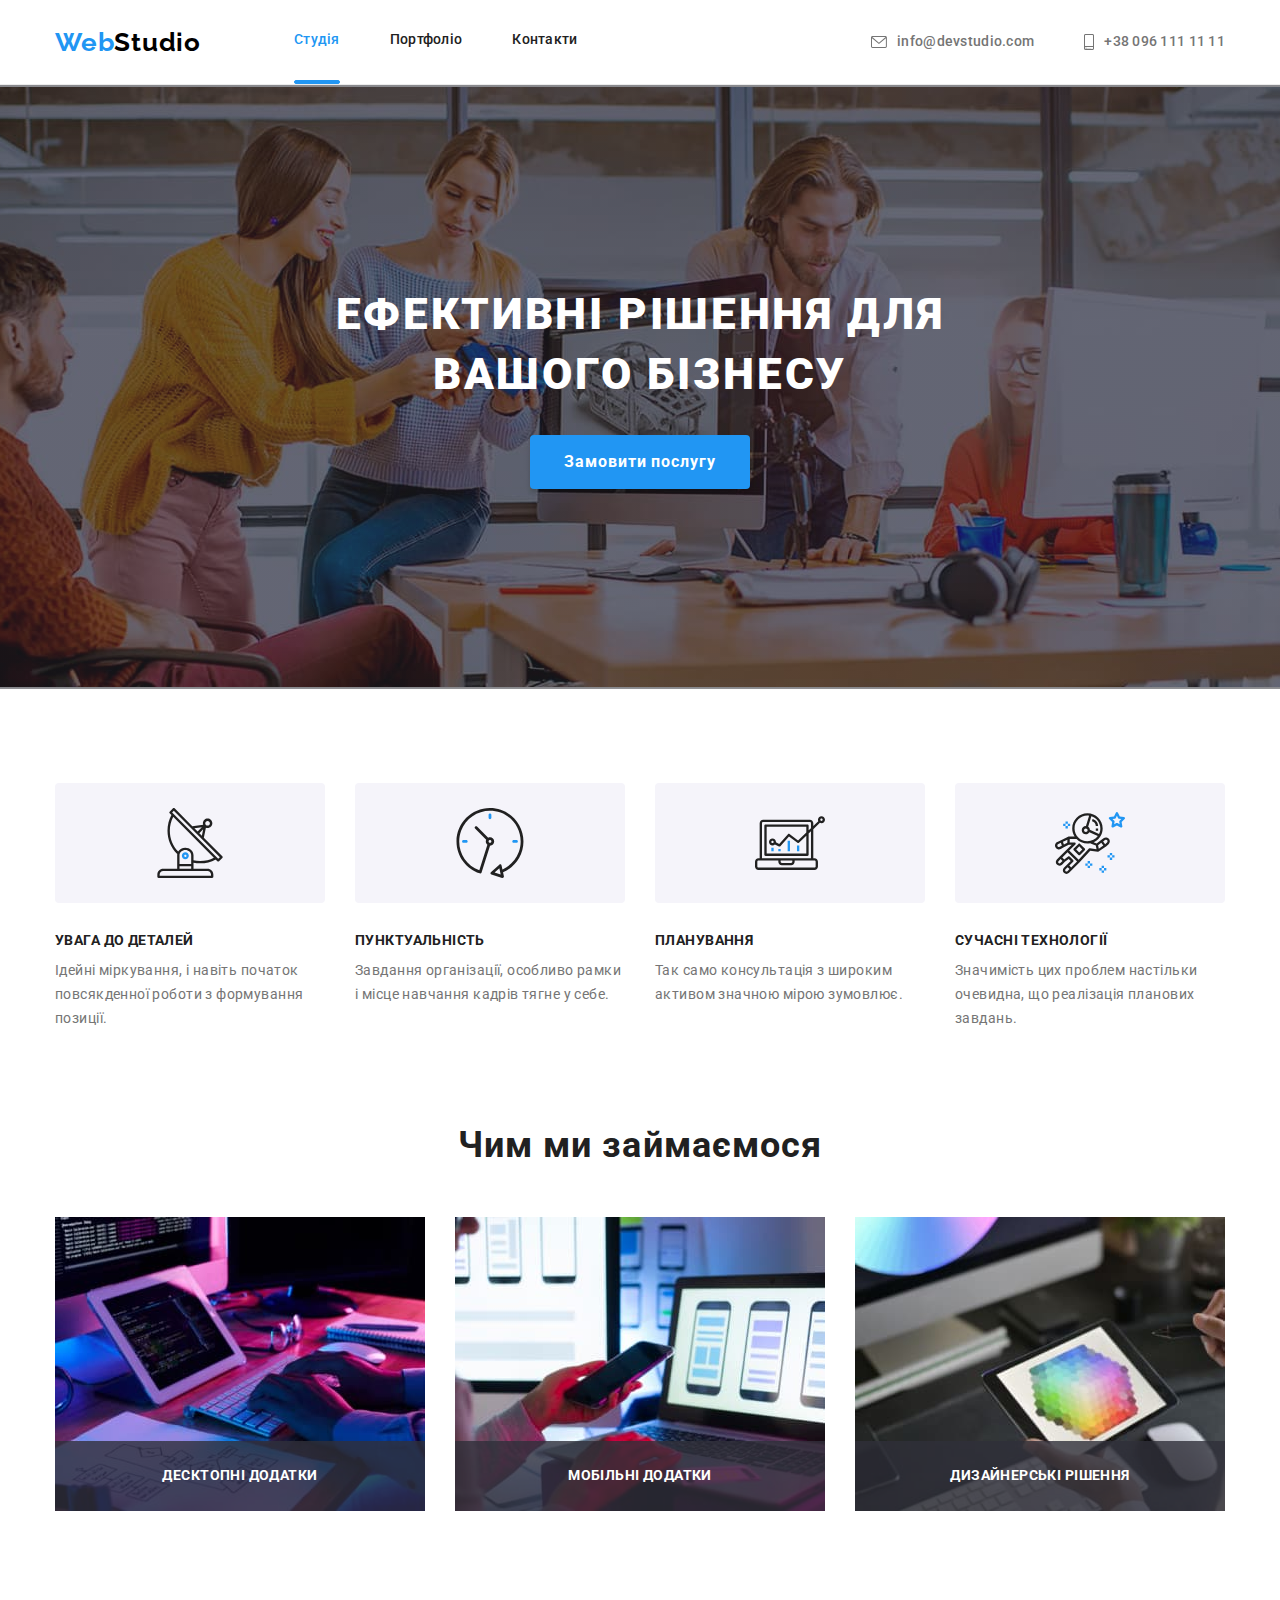
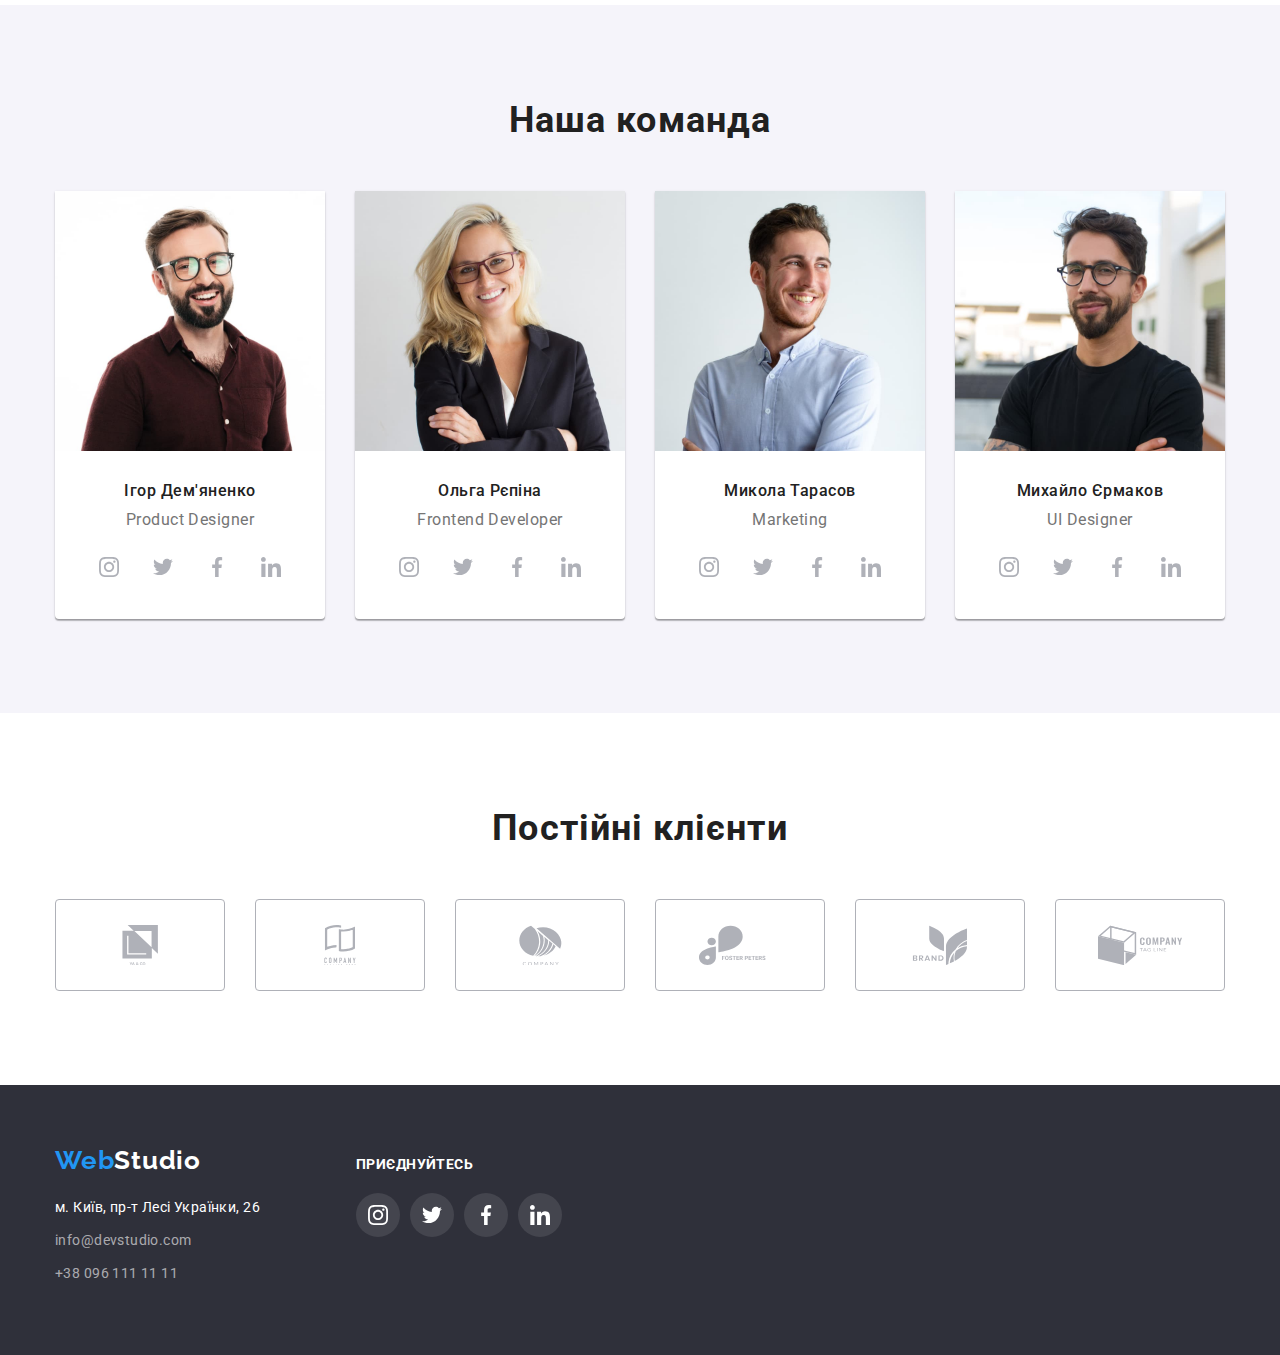
<file: index.html>
<!DOCTYPE html>
<html lang="en">
  <head>
    <meta charset="UTF-8" />
    <meta name="viewport" content="width=device-width, initial-scale=1.0" />
    <title>WebStudio</title>
    <link
      href="https://fonts.googleapis.com/css2?family=Raleway:wght@700&family=Roboto:wght@400;500;700;900&display=swap"
      rel="stylesheet"
    />
    <link
      rel="stylesheet"
      href="https://cdnjs.cloudflare.com/ajax/libs/modern-normalize/1.1.0/modern-normalize.min.css"
    />
    <link rel="stylesheet" href="./css/styles.css" />
  </head>

  <body>
    <header class="header">
      <div class="container main-nav">
        <a class="logo" href="./index.html"
          >Web<span class="logo-span">Studio</span></a
        >
        <nav class="header-nav">
          <ul class="list">
            <li class="item">
              <a class="link current" href="./index.html">Студія </a>
            </li>
            <li class="item">
              <a class="link" href="./portfolio.html">Портфоліо</a>
            </li>
            <li class="item">
              <a class="link" href="#">Контакти</a>
            </li>
          </ul>
        </nav>
        <ul class="contacts list">
          <li class="item">
            <a class="link" href="mailto:info@devstudio.com">
              <svg class="envelope" width="16" height="12">
                <use href="./images/symbol-defs.svg#icon-envelope"></use>
              </svg>
              info@devstudio.com</a
            >
          </li>
          <li class="item">
            <a class="link" href="tel:+380961111111">
              <svg class="smartphone" width="10" height="16">
                <use href="./images/symbol-defs.svg#icon-smartphone">"</use>
              </svg>
              +38 096 111 11 11</a
            >
          </li>
        </ul>
      </div>
    </header>

    <main>
      <section class="hero">
        <h1 class="hero-title">Ефективні рішення для вашого бізнесу</h1>
        <button class="hero-btn" data-modal-open type="button">
          Замовити послугу
        </button>
      </section>
      <section class="features">
        <div class="container">
          <h2 class="visually-hidden">features</h2>
          <ul class="list features-list">
            <li class="item">
              <div class="contein">
                <svg class="antenna" width="70" height="70">
                  <use href="./images/symbol-defs.svg#icon-antenna"></use>
                </svg>
              </div>
              <h3 class="title icon-antenna">УВАГА ДО ДЕТАЛЕЙ</h3>
              <p class="text">
                Ідейні міркування, і навіть початок повсякденної роботи з
                формування позиції.
              </p>
            </li>
            <li class="item">
              <div class="contein">
                <svg class="clock" width="70" height="70">
                  <use href="./images/symbol-defs.svg#icon-clock"></use>
                </svg>
              </div>
              <h3 class="title icon-clock">ПУНКТУАЛЬНІСТЬ</h3>
              <p class="text">
                Завдання організації, особливо рамки і місце навчання кадрів
                тягне у себе.
              </p>
            </li>
            <li class="item">
              <div class="contein">
                <svg class="diagram" width="70" height="70">
                  <use href="./images/symbol-defs.svg#icon-diagram"></use>
                </svg>
              </div>
              <h3 class="title icon-diagram">ПЛАНУВАННЯ</h3>
              <p class="text">
                Так само консультація з широким активом значною мірою зумовлює.
              </p>
            </li>
            <li class="item">
              <div class="contein">
                <svg class="astronaut" width="70" height="70">
                  <use href="./images/symbol-defs.svg#icon-astronaut"></use>
                </svg>
              </div>
              <h3 class="title icon-astronaut">СУЧАСНІ ТЕХНОЛОГІЇ</h3>
              <p class="text">
                Значимість цих проблем настільки очевидна, що реалізація
                планових завдань.
              </p>
            </li>
          </ul>
        </div>
      </section>
      <section class="works">
        <div class="container">
          <h2 class="section-title">Чим ми займаємося</h2>
          <ul class="list works-list">
            <li class="item">
              <img
                src="./images/gadget1.jpg"
                width="370"
                height="294"
                alt="gadget1"
              />
              <p class="text">Десктопні додатки</p>
            </li>
            <li class="item">
              <img
                src="./images/gadget2.jpg"
                width="370"
                height="294"
                alt="gadget2"
              />
              <p class="text">Мобільні додатки</p>
            </li>
            <li class="item">
              <img
                src="./images/gadget3.jpg"
                width="370"
                height="294"
                alt="gadget3"
              />
              <p class="text">Дизайнерські рішення</p>
            </li>
          </ul>
        </div>
      </section>
      <section class="team">
        <div class="container">
          <h2 class="section-title">Наша команда</h2>
          <ul class="list team-list">
            <li class="team-item">
              <img
                src="./images/team1.jpg"
                width="270"
                height="260"
                alt="Ігор Дем'яненко"
              />
              <h3 class="title">Ігор Дем'яненко</h3>
              <p class="text">Product Designer</p>
              <ul class="list list-soc">
                <li>
                  <a
                    class="social-network"
                    href="http://"
                    target="_blank"
                    rel="noopener noreferrer"
                  >
                    <svg class="network-item" width="20" height="20">
                      <use href="./images/symbol-defs.svg#icon-instagram"></use>
                    </svg>
                  </a>
                </li>
                <li>
                  <a
                    class="social-network"
                    href="http://"
                    target="_blank"
                    rel="noopener noreferrer"
                  >
                    <svg class="network-item" width="20" height="20">
                      <use href="./images/symbol-defs.svg#icon-twitter"></use>
                    </svg>
                  </a>
                </li>
                <li>
                  <a
                    class="social-network"
                    href="http://"
                    target="_blank"
                    rel="noopener noreferrer"
                  >
                    <svg class="network-item" width="20" height="20">
                      <use href="./images/symbol-defs.svg#icon-facebook"></use>
                    </svg>
                  </a>
                </li>
                <li>
                  <a
                    class="social-network"
                    href="http://"
                    target="_blank"
                    rel="noopener noreferrer"
                  >
                    <svg class="network-item" width="20" height="20">
                      <use href="./images/symbol-defs.svg#icon-linkedin"></use>
                    </svg>
                  </a>
                </li>
              </ul>
            </li>
            <li class="team-item">
              <img
                src="./images/team2.jpg"
                width="270"
                height="260"
                alt="Ольга Рєпіна"
              />
              <h3 class="title">Ольга Рєпіна</h3>
              <p class="text">Frontend Developer</p>
              <ul class="list list-soc">
                <li>
                  <a
                    class="social-network"
                    href="http://"
                    target="_blank"
                    rel="noopener noreferrer"
                  >
                    <svg class="network-item" width="20" height="20">
                      <use href="./images/symbol-defs.svg#icon-instagram"></use>
                    </svg>
                  </a>
                </li>
                <li>
                  <a
                    class="social-network"
                    href="http://"
                    target="_blank"
                    rel="noopener noreferrer"
                  >
                    <svg class="network-item" width="20" height="20">
                      <use href="./images/symbol-defs.svg#icon-twitter"></use>
                    </svg>
                  </a>
                </li>
                <li>
                  <a
                    class="social-network"
                    href="http://"
                    target="_blank"
                    rel="noopener noreferrer"
                  >
                    <svg class="network-item" width="20" height="20">
                      <use href="./images/symbol-defs.svg#icon-facebook"></use>
                    </svg>
                  </a>
                </li>
                <li>
                  <a
                    class="social-network"
                    href="http://"
                    target="_blank"
                    rel="noopener noreferrer"
                  >
                    <svg class="network-item" width="20" height="20">
                      <use href="./images/symbol-defs.svg#icon-linkedin"></use>
                    </svg>
                  </a>
                </li>
              </ul>
            </li>
            <li class="team-item">
              <img
                src="./images/team3.jpg"
                width="270"
                height="260"
                alt="Микола Тарасов"
              />
              <h3 class="title">Микола Тарасов</h3>
              <p class="text">Marketing</p>
              <ul class="list list-soc">
                <li>
                  <a
                    class="social-network"
                    href="http://"
                    target="_blank"
                    rel="noopener noreferrer"
                  >
                    <svg class="network-item" width="20" height="20">
                      <use href="./images/symbol-defs.svg#icon-instagram"></use>
                    </svg>
                  </a>
                </li>
                <li>
                  <a
                    class="social-network"
                    href="http://"
                    target="_blank"
                    rel="noopener noreferrer"
                  >
                    <svg class="network-item" width="20" height="20">
                      <use href="./images/symbol-defs.svg#icon-twitter"></use>
                    </svg>
                  </a>
                </li>
                <li>
                  <a
                    class="social-network"
                    href="http://"
                    target="_blank"
                    rel="noopener noreferrer"
                  >
                    <svg class="network-item" width="20" height="20">
                      <use href="./images/symbol-defs.svg#icon-facebook"></use>
                    </svg>
                  </a>
                </li>
                <li>
                  <a
                    class="social-network"
                    href="http://"
                    target="_blank"
                    rel="noopener noreferrer"
                  >
                    <svg class="network-item" width="20" height="20">
                      <use href="./images/symbol-defs.svg#icon-linkedin"></use>
                    </svg>
                  </a>
                </li>
              </ul>
            </li>
            <li class="team-item">
              <img
                src="./images/team4.jpg"
                width="270"
                height="260"
                alt="Михайло Єрмаков"
              />
              <h3 class="title">Михайло Єрмаков</h3>
              <p class="text">UI Designer</p>
              <ul class="list list-soc">
                <li>
                  <a
                    class="social-network"
                    href="http://"
                    target="_blank"
                    rel="noopener noreferrer"
                  >
                    <svg class="network-item" width="20" height="20">
                      <use href="./images/symbol-defs.svg#icon-instagram"></use>
                    </svg>
                  </a>
                </li>
                <li>
                  <a
                    class="social-network"
                    href="http://"
                    target="_blank"
                    rel="noopener noreferrer"
                  >
                    <svg class="network-item" width="20" height="20">
                      <use href="./images/symbol-defs.svg#icon-twitter"></use>
                    </svg>
                  </a>
                </li>
                <li>
                  <a
                    class="social-network"
                    href="http://"
                    target="_blank"
                    rel="noopener noreferrer"
                  >
                    <svg class="network-item" width="20" height="20">
                      <use href="./images/symbol-defs.svg#icon-facebook"></use>
                    </svg>
                  </a>
                </li>
                <li>
                  <a
                    class="social-network"
                    href="http://"
                    target="_blank"
                    rel="noopener noreferrer"
                  >
                    <svg class="network-item" width="20" height="20">
                      <use href="./images/symbol-defs.svg#icon-linkedin"></use>
                    </svg>
                  </a>
                </li>
              </ul>
            </li>
          </ul>
        </div>
      </section>
      <section class="clientage">
        <div class="container">
          <h2 class="section-title">Постійні клієнти</h2>
          <ul class="list">
            <li>
              <a
                class="link"
                href="http://"
                target="_blank"
                rel="noopener noreferrer"
              >
                <svg width="84.44" height="40.62">
                  <use href="./images/symbol-defs.svg#icon-group1"></use>
                </svg>
              </a>
            </li>
            <li>
              <a
                class="link"
                href="http://"
                target="_blank"
                rel="noopener noreferrer"
              >
                <svg width="84.44" height="40.62">
                  <use href="./images/symbol-defs.svg#icon-group2"></use>
                </svg>
              </a>
            </li>
            <li>
              <a
                class="link"
                href="http://"
                target="_blank"
                rel="noopener noreferrer"
              >
                <svg width="84.44" height="40.62">
                  <use href="./images/symbol-defs.svg#icon-group3"></use>
                </svg>
              </a>
            </li>
            <li>
              <a
                class="link"
                href="http://"
                target="_blank"
                rel="noopener noreferrer"
              >
                <svg width="84.44" height="40.62">
                  <use href="./images/symbol-defs.svg#icon-group4"></use>
                </svg>
              </a>
            </li>
            <li>
              <a
                class="link"
                href="http://"
                target="_blank"
                rel="noopener noreferrer"
              >
                <svg width="84.44" height="40.62">
                  <use href="./images/symbol-defs.svg#icon-group5"></use>
                </svg>
              </a>
            </li>
            <li>
              <a
                class="link"
                href="http://"
                target="_blank"
                rel="noopener noreferrer"
              >
                <svg width="84.44" height="40.62">
                  <use href="./images/symbol-defs.svg#icon-group6"></use>
                </svg>
              </a>
            </li>
          </ul>
        </div>
      </section>
    </main>
    <footer class="footer">
      <div class="container">
        <div class="address-container">
          <a class="logo" href="./index.html"
            >Web<span class="logo-span">Studio</span></a
          >
          <address class="footer-address">
            <ul class="list">
              <li class="item">
                <a
                  class="link map"
                  href="https://goo.gl/maps/1E44ymxB3e4bCkxy7"
                  target="_blank"
                  rel="noopener noreferrer"
                  >м. Київ, пр-т Лесі Українки, 26</a
                >
              </li>
              <li class="item">
                <a class="link" href="mailto:info@devstudio.com"
                  >info@devstudio.com</a
                >
              </li>
              <li class="item">
                <a class="link" href="tel:+380961111111">+38 096 111 11 11</a>
              </li>
            </ul>
          </address>
        </div>
        <div class="network-container">
          <h2 class="title">приєднуйтесь</h2>
          <ul class="list list-soc">
            <li>
              <a
                class="social-network"
                href="http://"
                target="_blank"
                rel="noopener noreferrer"
              >
                <svg class="network-icon" width="20" height="20">
                  <use href="./images/symbol-defs.svg#icon-instagram"></use>
                </svg>
              </a>
            </li>
            <li>
              <a
                class="social-network"
                href="http://"
                target="_blank"
                rel="noopener noreferrer"
              >
                <svg class="network-icon" width="20" height="20">
                  <use href="./images/symbol-defs.svg#icon-twitter"></use>
                </svg>
              </a>
            </li>
            <li>
              <a
                class="social-network"
                href="http://"
                target="_blank"
                rel="noopener noreferrer"
              >
                <svg class="network-icon" width="20" height="20">
                  <use href="./images/symbol-defs.svg#icon-facebook"></use>
                </svg>
              </a>
            </li>
            <li>
              <a
                class="social-network"
                href="http://"
                target="_blank"
                rel="noopener noreferrer"
              >
                <svg class="network-icon" width="20" height="20">
                  <use href="./images/symbol-defs.svg#icon-linkedin"></use>
                </svg>
              </a>
            </li>
          </ul>
        </div>
      </div>
    </footer>
    <div class="backdrop is-hidden" data-modal>
      <div class="modal">
        <button class="modal-btn" data-modal-close>
          <svg class="close" width="30" height="30">
            <use href="./images/symbol-defs.svg#icon-close"></use>
          </svg>
        </button>
      </div>
    </div>
    <script src="./js/modal.js"></script>
  </body>
</html>
</file>
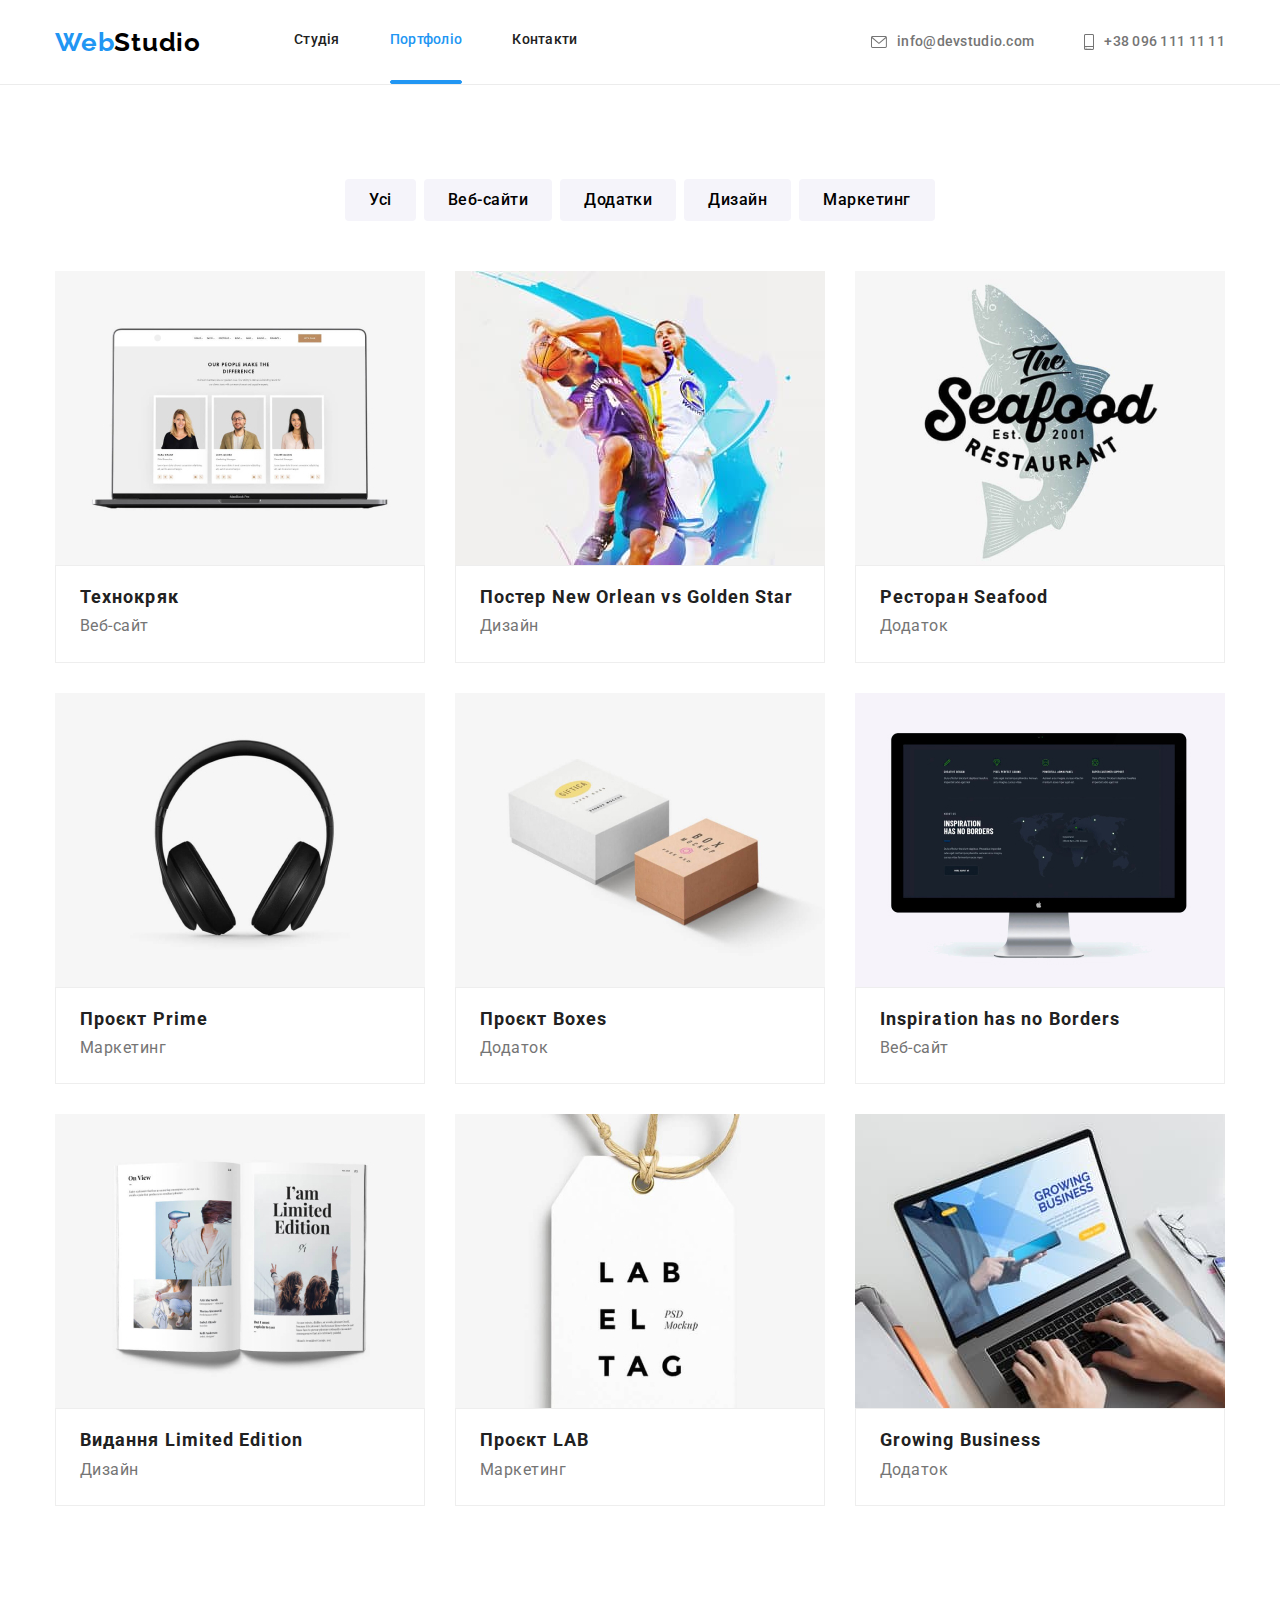
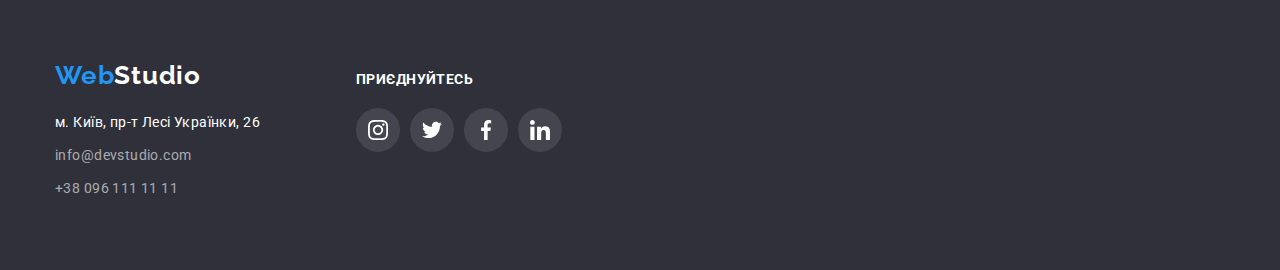
<file: portfolio.html>
<!DOCTYPE html>
<html lang="en">
  <head>
    <meta charset="UTF-8" />
    <meta name="viewport" content="width=device-width, initial-scale=1.0" />
    <title>WebStudio</title>
    <link
      href="https://fonts.googleapis.com/css2?family=Raleway:wght@700&family=Roboto:wght@400;500;700;900&display=swap"
      rel="stylesheet"
    />
    <link
      rel="stylesheet"
      href="https://cdnjs.cloudflare.com/ajax/libs/modern-normalize/1.1.0/modern-normalize.min.css"
    />
    <link rel="stylesheet" href="./css/styles.css" />
  </head>

  <body>
    <header class="header">
      <div class="container main-nav">
        <a class="logo" href="./index.html"
          >Web<span class="logo-span">Studio</span></a
        >
        <nav class="header-nav">
          <ul class="list">
            <li class="item">
              <a class="link" href="./index.html">Студія</a>
            </li>
            <li class="item">
              <a class="link current" href="./portfolio.html">Портфоліо </a>
            </li>
            <li class="item">
              <a class="link" href="#">Контакти</a>
            </li>
          </ul>
        </nav>
        <ul class="contacts list">
          <li class="item">
            <a class="link" href="mailto:info@devstudio.com">
              <svg class="envelope" width="16" height="12">
                <use href="./images/symbol-defs.svg#icon-envelope"></use>
              </svg>
              info@devstudio.com</a
            >
          </li>
          <li class="item">
            <a class="link" href="tel:+380961111111">
              <svg class="smartphone" width="10" height="16">
                <use href="./images/symbol-defs.svg#icon-smartphone">"</use>
              </svg>
              +38 096 111 11 11</a
            >
          </li>
        </ul>
      </div>
    </header>
    <main>
      <section class="portfolio">
        <div class="container">
          <h1 class="visually-hidden">Portfolio</h1>
          <ul class="list list-btn">
            <li class="item">
              <button class="portfolio-btn" type="button">Усі</button>
            </li>
            <li class="item">
              <button class="portfolio-btn" type="button">Веб-сайти</button>
            </li>
            <li class="item">
              <button class="portfolio-btn" type="button">Додатки</button>
            </li>
            <li class="item">
              <button class="portfolio-btn" type="button">Дизайн</button>
            </li>
            <li class="item">
              <button class="portfolio-btn" type="button">Маркетинг</button>
            </li>
          </ul>
          <ul class="list list-filtr">
            <li class="item">
              <a href="http://" target="_blank" rel="noopener noreferrer">
                <div class="img-action">
                  <img
                    src="./images/tehno.jpg"
                    width="370"
                    height="294"
                    class="network-icon"
                    alt="Технокряк"
                  />
                  <p class="text-action">
                    Ресурс пропонує комплексні пропозиції з різним рівнем
                    функціоналу та сервісів. Все це дозволить відвідувачу
                    отримати вичерпні відомості про компанію чи приватну особу.
                  </p>
                </div>
                <div class="portfolio-conteiner">
                  <h2 class="title">Технокряк</h2>
                  <p class="text">Веб-сайт</p>
                </div>
              </a>
            </li>
            <li class="item">
              <a href="http://" target="_blank" rel="noopener noreferrer">
                <div class="img-action">
                  <img
                    src="./images/new_orlean.jpg"
                    width="370"
                    height="294"
                    alt="Постер New Orlean vs Golden Star"
                  />
                  <p class="text-action">
                    Ресурс пропонує комплексні пропозиції з різним рівнем
                    функціоналу та сервісів. Все це дозволить відвідувачу
                    отримати вичерпні відомості про компанію чи приватну особу.
                  </p>
                </div>
                <div class="portfolio-conteiner">
                  <h2 class="title">Постер New Orlean vs Golden Star</h2>
                  <p class="text">Дизайн</p>
                </div>
              </a>
            </li>
            <li class="item">
              <a href="http://" target="_blank" rel="noopener noreferrer">
                <div class="img-action">
                  <img
                    src="./images/seafood.jpg"
                    width="370"
                    height="294"
                    alt="Ресторан Seafood"
                  />
                  <p class="text-action">
                    Ресурс пропонує комплексні пропозиції з різним рівнем
                    функціоналу та сервісів. Все це дозволить відвідувачу
                    отримати вичерпні відомості про компанію чи приватну особу.
                  </p>
                </div>
                <div class="portfolio-conteiner">
                  <h2 class="title">Ресторан Seafood</h2>
                  <p class="text">Додаток</p>
                </div>
              </a>
            </li>
            <li class="item">
              <a href="http://" target="_blank" rel="noopener noreferrer">
                <div class="img-action">
                  <img
                    src="./images/prime.jpg"
                    width="370"
                    height="294"
                    alt="Проєкт Prime"
                  />
                  <p class="text-action">
                    Ресурс пропонує комплексні пропозиції з різним рівнем
                    функціоналу та сервісів. Все це дозволить відвідувачу
                    отримати вичерпні відомості про компанію чи приватну особу.
                  </p>
                </div>
                <div class="portfolio-conteiner">
                  <h2 class="title">Проєкт Prime</h2>
                  <p class="text">Маркетинг</p>
                </div>
              </a>
            </li>
            <li class="item">
              <a href="http://" target="_blank" rel="noopener noreferrer">
                <div class="img-action">
                  <img
                    src="./images/boxes.jpg"
                    width="370"
                    height="294"
                    alt="Проєкт Boxes"
                  />
                  <p class="text-action">
                    Ресурс пропонує комплексні пропозиції з різним рівнем
                    функціоналу та сервісів. Все це дозволить відвідувачу
                    отримати вичерпні відомості про компанію чи приватну особу.
                  </p>
                </div>
                <div class="portfolio-conteiner">
                  <h2 class="title">Проєкт Boxes</h2>
                  <p class="text">Додаток</p>
                </div>
              </a>
            </li>
            <li class="item">
              <a href="http://" target="_blank" rel="noopener noreferrer">
                <div class="img-action">
                  <img
                    src="./images/borders.jpg"
                    width="370"
                    height="294"
                    alt="Inspiration has no Borders"
                  />
                  <p class="text-action">
                    Ресурс пропонує комплексні пропозиції з різним рівнем
                    функціоналу та сервісів. Все це дозволить відвідувачу
                    отримати вичерпні відомості про компанію чи приватну особу.
                  </p>
                </div>
                <div class="portfolio-conteiner">
                  <h2 class="title">Inspiration has no Borders</h2>
                  <p class="text">Веб-сайт</p>
                </div>
              </a>
            </li>
            <li class="item">
              <a href="http://" target="_blank" rel="noopener noreferrer">
                <div class="img-action">
                  <img
                    src="./images/limited_edition.jpg"
                    width="370"
                    height="294"
                    alt="Видання Limited Edition"
                  />
                  <p class="text-action">
                    Ресурс пропонує комплексні пропозиції з різним рівнем
                    функціоналу та сервісів. Все це дозволить відвідувачу
                    отримати вичерпні відомості про компанію чи приватну особу.
                  </p>
                </div>
                <div class="portfolio-conteiner">
                  <h2 class="title">Видання Limited Edition</h2>
                  <p class="text">Дизайн</p>
                </div>
              </a>
            </li>
            <li class="item">
              <a href="http://" target="_blank" rel="noopener noreferrer">
                <div class="img-action">
                  <img
                    src="./images/lab.jpg"
                    width="370"
                    height="294"
                    alt="Проєкт LAB"
                  />
                  <p class="text-action">
                    Ресурс пропонує комплексні пропозиції з різним рівнем
                    функціоналу та сервісів. Все це дозволить відвідувачу
                    отримати вичерпні відомості про компанію чи приватну особу.
                  </p>
                </div>
                <div class="portfolio-conteiner">
                  <h2 class="title">Проєкт LAB</h2>
                  <p class="text">Маркетинг</p>
                </div>
              </a>
            </li>
            <li class="item">
              <a href="http://" target="_blank" rel="noopener noreferrer">
                <div class="img-action">
                  <img
                    src="./images/business.jpg"
                    width="370"
                    height="294"
                    alt="Growing Business"
                  />
                  <p class="text-action">
                    Ресурс пропонує комплексні пропозиції з різним рівнем
                    функціоналу та сервісів. Все це дозволить відвідувачу
                    отримати вичерпні відомості про компанію чи приватну особу.
                  </p>
                </div>
                <div class="portfolio-conteiner">
                  <h2 class="title">Growing Business</h2>
                  <p class="text">Додаток</p>
                </div>
              </a>
            </li>
          </ul>
        </div>
      </section>
    </main>
    <footer class="footer">
      <div class="container">
        <div class="address-container">
          <a class="logo" href="./index.html"
            >Web<span class="logo-span">Studio</span></a
          >
          <address class="footer-address">
            <ul class="list">
              <li class="item">
                <a
                  class="link map"
                  href="https://goo.gl/maps/1E44ymxB3e4bCkxy7"
                  target="_blank"
                  rel="noopener noreferrer"
                  >м. Київ, пр-т Лесі Українки, 26</a
                >
              </li>
              <li class="item">
                <a class="link" href="mailto:info@devstudio.com"
                  >info@devstudio.com</a
                >
              </li>
              <li class="item">
                <a class="link" href="tel:+380961111111">+38 096 111 11 11</a>
              </li>
            </ul>
          </address>
        </div>
        <div class="network-container">
          <h2 class="title">приєднуйтесь</h2>
          <ul class="list list-soc">
            <li>
              <a
                class="social-network"
                href="http://"
                target="_blank"
                rel="noopener noreferrer"
              >
                <svg class="network-icon" width="20" height="20">
                  <use href="./images/symbol-defs.svg#icon-instagram"></use>
                </svg>
              </a>
            </li>
            <li>
              <a
                class="social-network"
                href="http://"
                target="_blank"
                rel="noopener noreferrer"
              >
                <svg class="network-icon" width="20" height="20">
                  <use href="./images/symbol-defs.svg#icon-twitter"></use>
                </svg>
              </a>
            </li>
            <li>
              <a
                class="social-network"
                href="http://"
                target="_blank"
                rel="noopener noreferrer"
              >
                <svg class="network-icon" width="20" height="20">
                  <use href="./images/symbol-defs.svg#icon-facebook"></use>
                </svg>
              </a>
            </li>
            <li>
              <a
                class="social-network"
                href="http://"
                target="_blank"
                rel="noopener noreferrer"
              >
                <svg class="network-icon" width="20" height="20">
                  <use href="./images/symbol-defs.svg#icon-linkedin"></use>
                </svg>
              </a>
            </li>
          </ul>
        </div>
      </div>
    </footer>
  </body>
</html>
</file>
<file: css/styles.css>
:root {
  --font-ral: "Raleway";
  --col-white: #ffffff;
  --col-black: #000000;
  --col-footer-contacts: rgba(255, 255, 255, 0.6);
  --col-accent: #2196f3;
  --col-main: #212121;
  --col-minor: #757575;
  --col-border: #ececec;
  --col-fill-networks: #afb1b8;
  --col-portfolio-border: #eeeeee;
  --back-col: #c4c4c4;
  --back-col-team: #f5f4fa;
  --back-col-btn: #188ce8;
  --btn-box-shadow: rgba(0, 0, 0, 0.15);
  --btn-text: #ffffff;
  --back-col-portf-btn: #f5f4fa;
  --back-col-feature-icon: #f5f4fa;
  --back-col-footer: #2f303a;
  --duration: 250ms;
  --cubic: cubic-bezier(0.4, 0, 0.2, 1);
}
.container {
  width: 1200px;
  margin: 0 auto;
  padding-left: 15px;
  padding-right: 15px;
}
body {
  font-family: "Roboto", sans-serif;
  color: var(--col-main);
  background-color: var(--col-white);
}
.list {
  padding: 0;
  margin: 0;
  list-style: none;
}
img {
  display: block;
  max-width: 100%;
  height: auto;
}
h1,
h2,
h3,
h4,
h5,
h6,
p {
  padding: 0;
  margin: 0;
}

.section-title {
  font-size: 36px;
  line-height: 1.17;
  text-align: center;
  letter-spacing: 0.03em;
}

.visually-hidden {
  position: absolute;
  width: 1px;
  height: 1px;
  margin: -1px;
  border: 0;
  padding: 0;
  white-space: nowrap;
  clip-path: inset(100%);
  clip: rect(0 0 0 0);
  overflow: hidden;
}

/* --------------------MODAL----------------- */

.backdrop {
  position: fixed;
  top: 0px;
  left: 0;
  width: 100%;
  height: 100%;
  transform: scale(1);

  background: rgba(0, 0, 0, 0.2);
}
.backdrop.is-hidden {
  visibility: hidden;
  pointer-events: none;

  transition: visibility var(--duration) var(--cubic);
}
.backdrop.is-hidden .modal {
  transform: translate(-50%, -50%) scale(1.1);
}
.modal {
  position: absolute;
  top: 50%;
  left: 50%;
  width: 528px;
  height: 581px;
  transform: translate(-50%, -50%) scale(1);
  transition: transform var(--duration) var(--cubic);

  background: #ffffff;
  box-shadow: 0px 1px 3px rgba(0, 0, 0, 0.12), 0px 1px 1px rgba(0, 0, 0, 0.14),
    0px 2px 1px rgba(0, 0, 0, 0.2);
  border-radius: 4px;
}
.modal-btn {
  border: none;
  background-color: transparent;
  padding: 0;
}
.close {
  position: absolute;
  right: 8px;
  top: 8px;

  width: 30px;
  height: 30px;
  border-radius: 50%;
  border: 1px solid rgba(0, 0, 0, 0.1);

  cursor: pointer;

  transition: border-color var(--duration) var(--cubic);
}

.close:hover {
  border-color: var(--col-accent);
}

/* --------------HEADER------------------- */
.header {
  border-bottom: 1px solid var(--col-border);
}
.main-nav {
  display: flex;
  align-items: center;
}
.logo {
  font-family: var(--font-ral);
  font-weight: 700;
  font-size: 26px;
  line-height: 1.19;
  letter-spacing: 0.03em;
  text-decoration: none;

  color: var(--col-accent);
}

.logo:hover,
.logo:focus {
  color: var(--col-accent);
}

.logo-span {
  color: var(--col-black);
}
.header-nav {
  margin-left: 93px;
}
.header-nav > .list {
  display: flex;
}
.header-nav .item + .item {
  margin-left: 50px;
}

.header-nav .link {
  display: block;
  padding-top: 32px;
  padding-bottom: 32px;

  font-weight: 500;
  font-size: 14px;
  line-height: 1.14;
  letter-spacing: 0.02em;
  text-decoration: none;

  color: var(--col-main);
  transition: color var(--duration) var(--cubic);
}
.header-nav .link:hover,
.header-nav .link:focus {
  color: var(--col-accent);
}

.list .link.current {
  color: var(--col-accent);
}

.link.current::after {
  display: block;
  position: relative;

  top: 32px;
  content: "";
  width: inherit;
  height: 4px;

  border: 1px solid var(--col-accent);
  border-radius: 2px;
  background-color: var(--col-accent);
}

.header .contacts {
  display: flex;
  margin-left: auto;
}
.contacts > .item:not(:last-child) {
  margin-right: 50px;
}
.contacts .link {
  display: inline-flex;
  align-items: center;
  padding-top: 20px;
  padding-bottom: 20px;

  font-weight: 500;
  font-size: 14px;
  line-height: 1.14;
  letter-spacing: 0.02em;
  text-decoration: none;

  color: var(--col-minor);
  transition: color var(--duration) var(--cubic);
}
.contacts .link:hover,
.contacts .link:focus {
  color: var(--col-accent);
}

.envelope {
  margin-right: 10px;
  fill: currentColor;
}
.smartphone {
  margin-right: 10px;
  fill: currentColor;
}

/* ---------------HERO------------------ */
.hero {
  padding-top: 200px;
  padding-bottom: 200px;

  text-align: center;
  max-width: 1600px;
  margin-left: auto;
  margin-right: auto;
  /* background: rgba(47, 48, 58, 0.4); */
  background-image: linear-gradient(
      rgba(47, 48, 58, 0.4),
      rgba(47, 48, 58, 0.4)
    ),
    url("../images/background-hero.jpg");
  background-color: var(--back-col);
  background-repeat: no-repeat;
  background-position: center;
}

.hero-title {
  width: 696px;
  margin-left: auto;
  margin-right: auto;
  margin-bottom: 30px;

  font-weight: 900;
  font-size: 44px;
  line-height: 1.36;

  letter-spacing: 0.06em;
  text-transform: uppercase;

  color: var(--col-white);
}

.hero-btn {
  display: inline-block;
  padding: 10px 32px;
  margin-left: auto;
  margin-right: auto;
  border-radius: 4px;

  font-weight: 700;
  font-size: 16px;
  line-height: 1.88;
  display: flex;
  align-items: center;
  letter-spacing: 0.06em;
  cursor: pointer;

  color: var(--btn-text);
  background: var(--col-accent);
  border-color: transparent;
  box-shadow: 0px 4px 4px var(--btn-box-shadow);

  transition: background-color var(--duration) var(--cubic);
}

.hero-btn:hover,
.hero-btn:focus {
  background: var(--back-col-btn);
}

/* ----------------FEATURES--------------*/
.features {
  padding-top: 94px;
  padding-bottom: 94px;
}

.features .title {
  margin-bottom: 10px;

  font-size: 14px;
  line-height: 1.14;
  letter-spacing: 0.03em;
  text-transform: uppercase;
}
.features-list {
  display: flex;
  gap: 30px;
}
.features-list > .item {
  max-width: 270px;
}
.features .contein {
  display: flex;
  justify-content: center;
  align-items: center;
  width: 270px;
  height: 120px;
  margin-bottom: 30px;
  background-color: var(--back-col-feature-icon);
  border-radius: 4px;
}

.features .text {
  font-size: 14px;
  line-height: 1.71;
  letter-spacing: 0.03em;

  color: var(--col-minor);
}

/* --------------------works---------------- */
.works {
  padding-bottom: 94px;
}
.works .section-title {
  margin-bottom: 50px;
}
.works-list {
  display: flex;
  gap: 30px;
}
.works .item {
  max-width: 370px;
  position: relative;
}
.works .text {
  position: absolute;
  display: flex;
  left: 0;
  bottom: 0;
  align-items: center;
  justify-content: center;
  width: 370px;
  height: 70px;

  font-weight: 700;
  font-size: 14px;
  line-height: 1.14;
  text-align: center;
  letter-spacing: 0.03em;
  text-transform: uppercase;

  color: var(--col-white);
  background: rgba(47, 48, 58, 0.8);
}
/* ---------------------TEAM--------------------- */

.team {
  padding-top: 94px;
  padding-bottom: 94px;
  background: var(--back-col-team);
}
.team .section-title {
  margin-bottom: 50px;
}

.team-list {
  display: flex;
  gap: 30px;
}
.team-item {
  max-width: 270px;

  padding-bottom: 30px;
  box-shadow: 0px 1px 3px rgba(0, 0, 0, 0.12), 0px 1px 1px rgba(0, 0, 0, 0.14),
    0px 2px 1px rgba(0, 0, 0, 0.2);
  border-radius: 0px 0px 4px 4px;
  background: var(--col-white);
}
.team img {
  margin-bottom: 30px;
}

.team .title {
  font-weight: 500;
  font-size: 16px;
  line-height: 1.19;
  text-align: center;
  letter-spacing: 0.03em;
  margin-bottom: 10px;
}

.team .text {
  font-size: 16px;
  line-height: 1.19;
  text-align: center;
  letter-spacing: 0.03em;
  margin-bottom: 16px;

  color: var(--col-minor);
}
.team .list-soc {
  display: flex;
  gap: 10px;
  justify-content: center;
}
.team .social-network {
  display: flex;
  width: 44px;
  height: 44px;
  justify-content: center;
  align-items: center;

  background-color: var(--col-white);
  border-radius: 50%;
  cursor: pointer;

  transition: background-color var(--duration) var(--cubic),
    fill var(--duration) var(--cubic);
}
.team .social-network:hover,
.team .social-network:focus {
  background-color: var(--col-accent);
}
.network-item {
  fill: var(--col-fill-networks);
}
.team .social-network:hover .network-item,
.team .social-network:focus .network-item {
  fill: var(--col-white);
}
/* -------------------clientage----------------- */
.clientage {
  padding-top: 94px;
  padding-bottom: 94px;
  background-color: var(--col-white);
}
.clientage .section-title {
  margin-bottom: 50px;
}
.clientage .list {
  display: flex;
  gap: 30px;
}
.clientage .link {
  display: flex;
  width: 170px;
  height: 92px;
  justify-content: center;
  align-items: center;
  fill: var(--col-fill-networks);
  cursor: pointer;
  border: 1px solid var(--col-fill-networks);
  border-radius: 4px;

  transition: border-color var(--duration) var(--cubic) 50ms,
    fill var(--duration) var(--cubic);
}
.clientage .link:hover,
.clientage .link:focus {
  fill: var(--col-accent);
  border-color: var(--col-accent);
}
/* -------------------FOOTER--------------------- */
.footer {
  padding-top: 60px;
  padding-bottom: 60px;

  background: var(--back-col-footer);
}
.footer .logo {
  display: inline-block;
  margin-bottom: 20px;
}
.footer .logo-span {
  color: var(--col-white);
}

.footer-address .item {
  margin-bottom: 9px;
}

.footer-address .link {
  display: inline-block;

  font-weight: 400;
  font-size: 14px;
  line-height: 1.71;
  letter-spacing: 0.03em;
  text-decoration: none;
  font-style: normal;

  color: var(--col-footer-contacts);

  transition: color var(--duration) var(--cubic);
}
.footer-address .link:hover,
.footer-address .link:focus {
  color: var(--col-accent);
}

.link.map {
  color: var(--col-white);
}
.footer .container {
  display: flex;
}
.footer .title {
  font-size: 14px;
  line-height: 1.14;
  letter-spacing: 0.03em;
  text-transform: uppercase;
  margin-bottom: 20px;

  color: var(--col-white);
}
.footer .list-soc {
  display: flex;
  gap: 10px;
}
.footer .social-network {
  display: flex;
  justify-content: center;
  align-items: center;

  width: 44px;
  height: 44px;

  background-color: rgba(255, 255, 255, 0.1);
  border-radius: 50%;
  cursor: pointer;

  transition: background-color var(--duration) var(--cubic);
}
.footer .network-icon {
  fill: var(--col-white);
}
.footer .social-network:hover,
.footer .social-network:focus {
  background-color: var(--col-accent);
}
.address-container {
  width: 231px;
  margin-right: 70px;
}
.network-container {
  width: 206px;
  margin-top: 12px;
}
/* --------------------PORTFOLIO------------------ */
.portfolio {
  padding-top: 94px;
  padding-bottom: 94px;
}
.portfolio .list-btn {
  display: flex;
  gap: 8px;
  justify-content: center;
  margin-bottom: 50px;
}
.portfolio-btn {
  display: inline-block;
  padding: 6px 22px;

  font-family: "Roboto";
  font-weight: 500;
  font-size: 16px;
  line-height: 1.62;
  text-align: center;
  letter-spacing: 0.03em;
  cursor: pointer;

  background: var(--back-col-portf-btn);
  border-radius: 4px;
  border-color: transparent;

  transition: background-color var(--duration) var(--cubic),
    color var(--duration) var(--cubic), box-shadow var(--duration) var(--cubic);
}
.portfolio-btn:hover,
.portfolio-btn:focus {
  background: var(--col-accent);
  color: var(--btn-text);
  box-shadow: 0px 3px 1px rgba(0, 0, 0, 0.1), 0px 1px 2px rgba(0, 0, 0, 0.08),
    0px 2px 2px rgba(0, 0, 0, 0.12);
  border-radius: 4px;
}
.portfolio-conteiner {
  width: 370px;
  border: 1px solid var(--col-portfolio-border);
  transition: border var(--duration) var(--cubic);
}
.list-filtr > .item:hover .portfolio-conteiner,
.list-filtr > .item:focus .portfolio-conteiner {
  box-shadow: 0px 1px 1px rgba(0, 0, 0, 0.12), 0px 4px 4px rgba(0, 0, 0, 0.06),
    1px 4px 6px rgba(0, 0, 0, 0.16);
}
.list-filtr {
  display: flex;
  gap: 30px;
  flex-wrap: wrap;
}
.list-filtr > .item {
  max-width: 370px;
}

.portfolio a {
  display: inline-block;
  text-decoration: none;
}

.portfolio .title {
  margin-bottom: 4px;
  padding: 0 24px;
  padding-top: 20px;

  font-size: 18px;
  line-height: 1.2;
  letter-spacing: 0.06em;
  color: var(--col-main);
}
.portfolio .text {
  padding: 20px 24px;
  padding-top: 0;
  font-size: 16px;
  line-height: 1.88;
  letter-spacing: 0.03em;

  color: var(--col-minor);
}
.list-filtr > .item:hover .text-action {
  opacity: 1;
  transform: translate(0);
}
.img-action {
  position: relative;
  overflow: hidden;
}
.text-action {
  position: absolute;
  top: 0;
  left: 0;
  width: 100%;
  height: 100%;
  opacity: 0;
  transform: translateY(100%);

  padding: 63px 24px;
  font-size: 18px;
  line-height: 1.56;
  letter-spacing: 0.03em;

  background: rgba(33, 150, 243, 0.9);
  color: var(--col-white);

  transition: transform var(--duration) var(--cubic),
    opacity var(--duration) var(--cubic);
}
</file>
